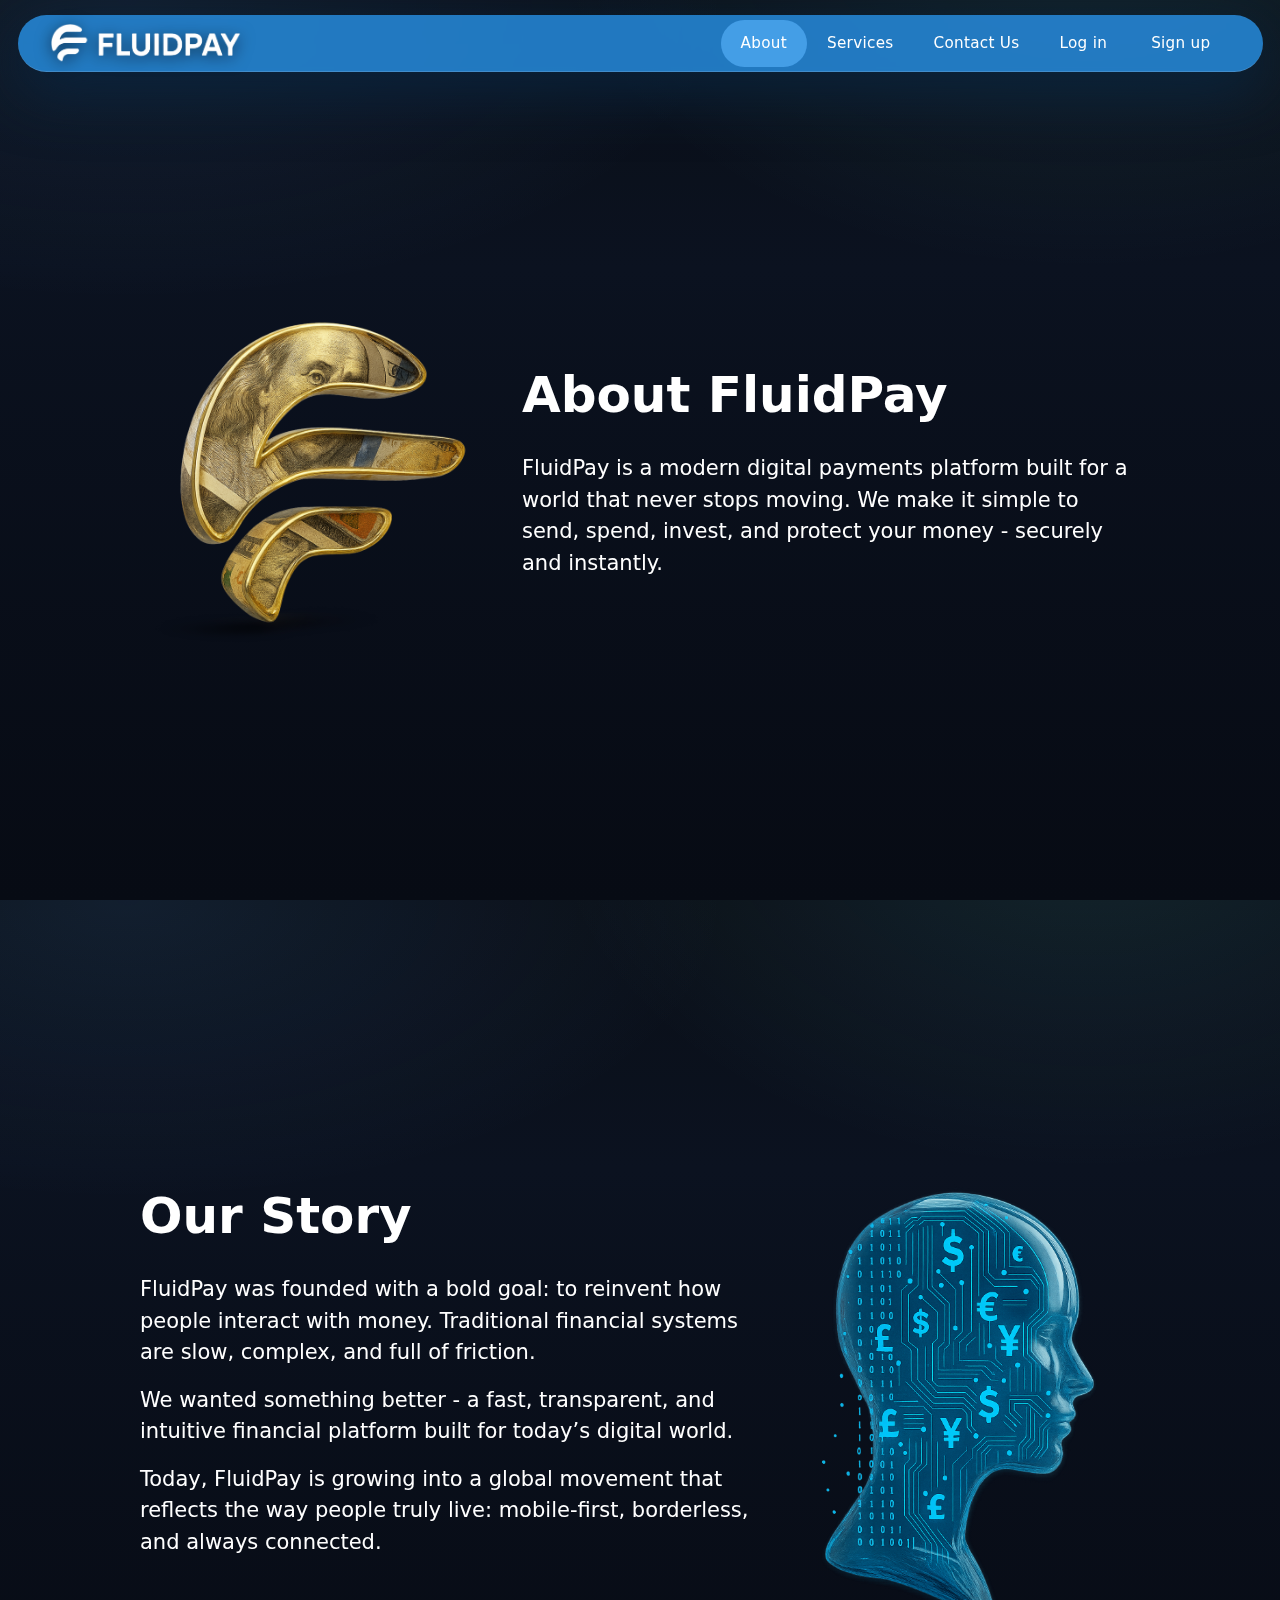
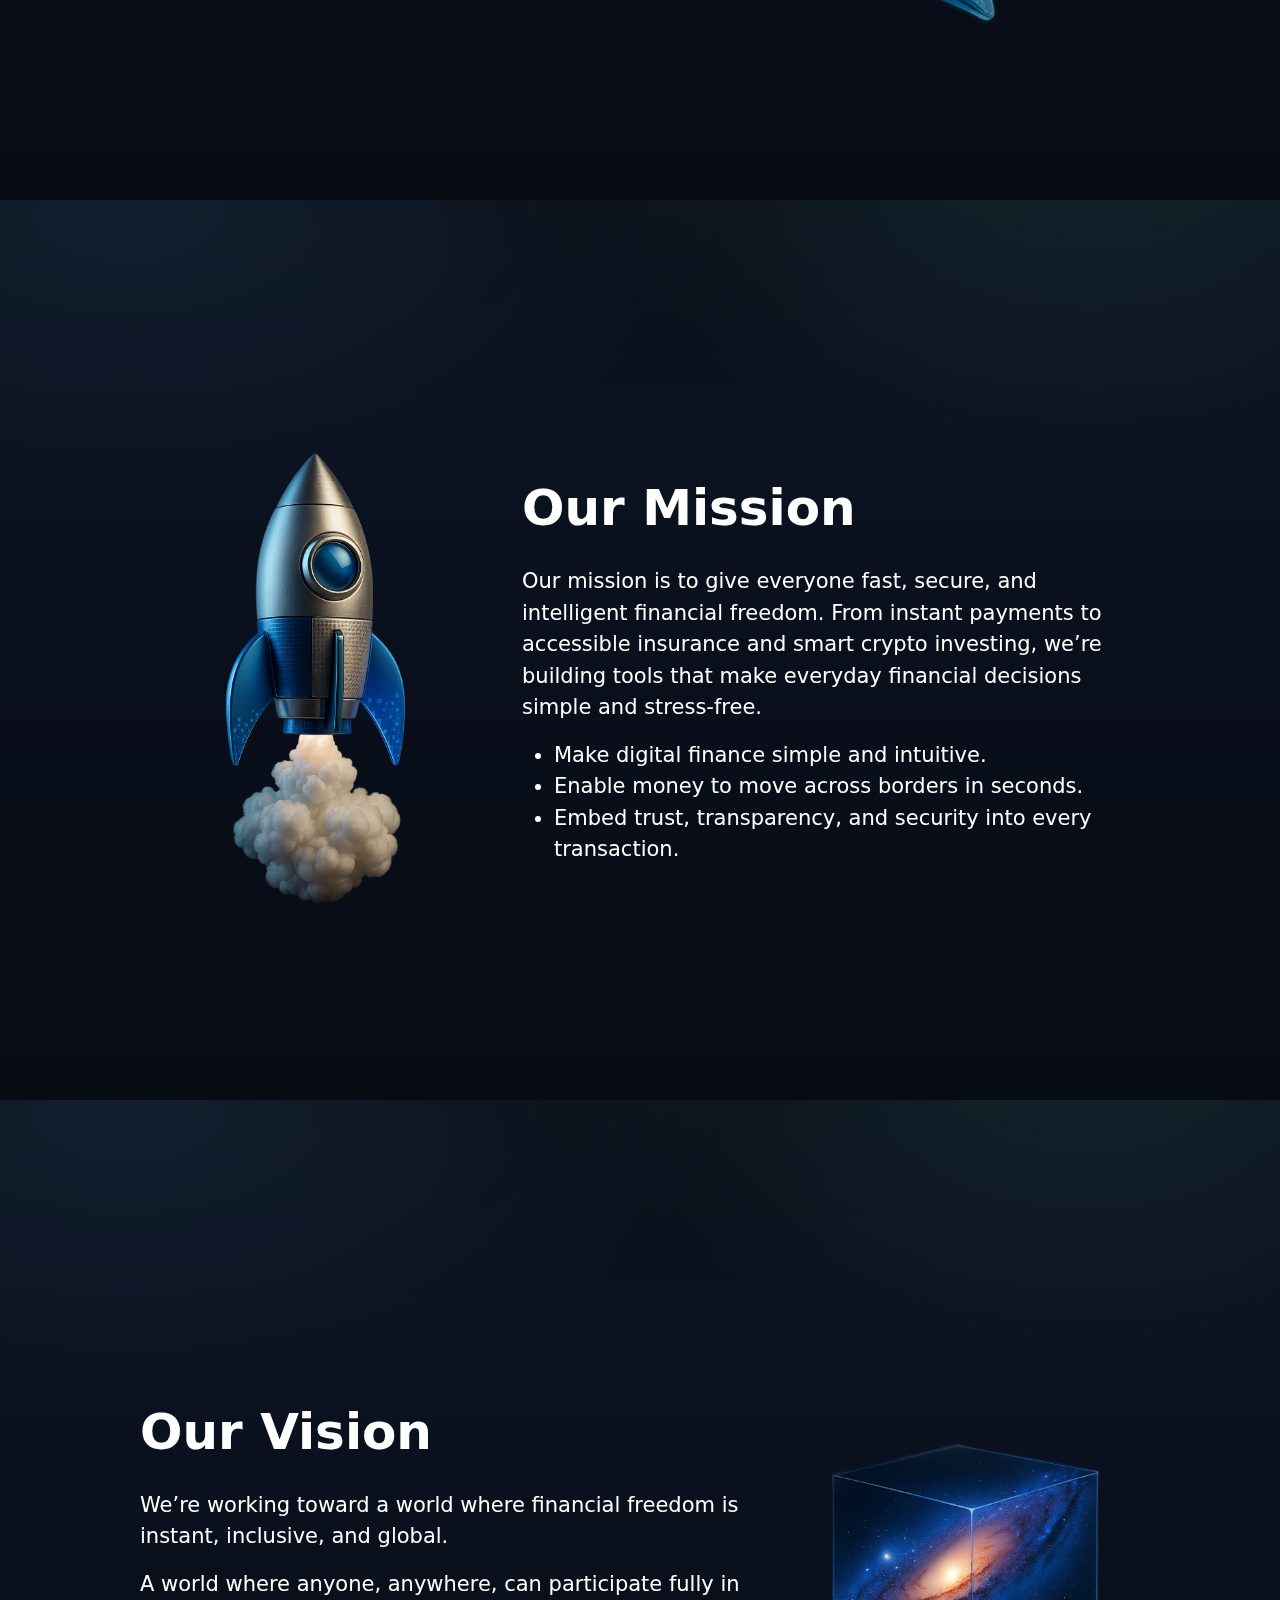
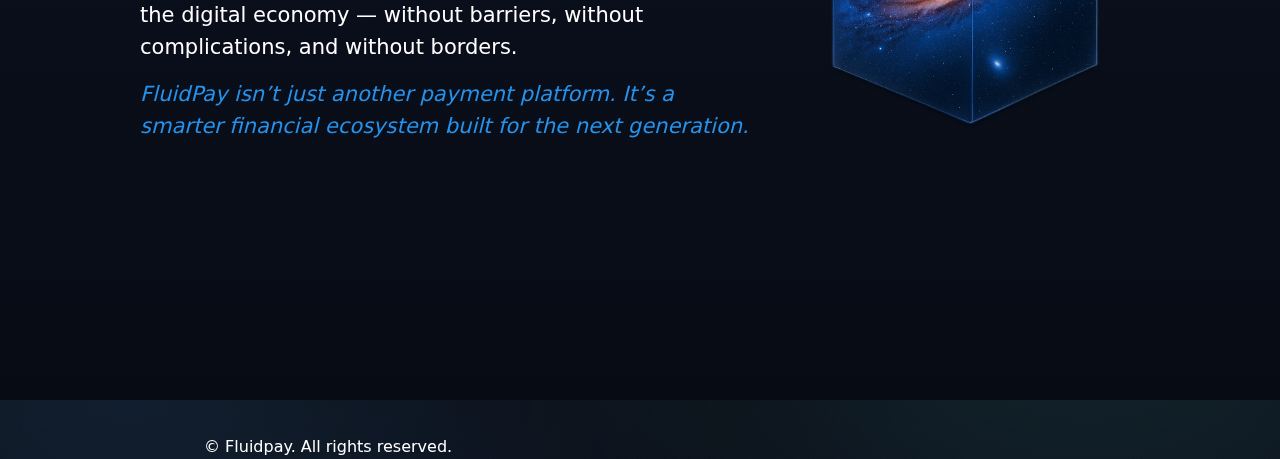
<file: about.html>
<!DOCTYPE HTML>
<head>
    <meta charset="UTF-8">
    <meta name="viewport" content="width=device-width, initial-scale=1.0">

  <!-- Bootstrap CSS (for navbar styles) -->
<link href="https://cdn.jsdelivr.net/npm/bootstrap@5.3.3/dist/css/bootstrap.min.css" rel="stylesheet">

  <link rel="stylesheet" href="css/style-about.css">

<title>About | FluidPay</title>
<link rel="icon" type="image/png" href="assets/images/Fluidpaytrim.png"> <!--image for tab icon-->
  </head>
<body>

 <nav class="navbar navbar-expand-lg fixed-top" role="navigation" aria-label="Primary">
    <div class="container-fluid">
      <!--Brand link, currently no link provided, just a placeholder-->
      <a class="navbar-brand d-flex align-items-center" href="index.html">
        <img class="brand-logo" src="assets/images/Fluidwhite.png" alt="Fluidpay Logo">
      </a>
      <!--hamburger button for mobile screens-->
      <button class="navbar-toggler" type="button" data-bs-toggle="collapse" data-bs-target="#mainNav"
              aria-controls="mainNav" aria-expanded="false" aria-label="Toggle navigation"
              style="border-color:#fff;">
      </button>

      <!--collapsible navigation container-->
      <div class="collapse navbar-collapse justify-content-end" id="mainNav">
        <ul class="navbar-nav mb-2 mb-lg-0 align-items-lg-center">
            <li class="nav-item"><a class="nav-link active" href="about.html">About</a></li>
            <li class="nav-item"><a class="nav-link" href="services.html">Services</a></li>
            <li class="nav-item"><a class="nav-link" href="contact.html">Contact Us</a></li>
            <li class="nav-item"><a class="nav-link" href="login.html">Log in</a></li>
            <li class="nav-item ms-lg-1">
                <a class="nav-link" href="signup.html">Sign up</a>
            </li>
        </ul>
      </div>
    </div>
  </nav>
  
  <!-- HERO -->
  <main class="hero" id="home">
    <section class="aboutsec">
        <div class="about-section about">
            <img class="aboutimg" src="assets/images/aboutimg.png" alt="Fluidpay Logo">
            <div class="about-text">
                <h2>About FluidPay</h2>
                <p>
                    FluidPay is a modern digital payments platform built for a world that never stops moving.
                    We make it simple to send, spend, invest, and protect your money - securely and instantly.
                </p>
            </div>
        </div>
    </section>
    <section  class="aboutsec">
        <div class="about-section story">
            <div class="about-text">
                <h2>Our Story</h2>
                <p>
                    FluidPay was founded with a bold goal: to reinvent how people interact with money. Traditional financial systems are slow, complex, and full of friction. 
                </p>
                <p>
                    We wanted something better - a fast, transparent, and intuitive financial platform built for today’s digital world.
                </p>
                <p>
                    Today, FluidPay is growing into a global movement that reflects the way people truly live: mobile-first, borderless, and always connected.
                </p>
            </div>
                <img class="aboutimg" src="assets/images/story1.png" alt="Numerical head">
        </div>
    </section>
    <section  class="aboutsec">
        <div class="about-section mission">
            <img class="aboutimg" src="assets/images/rocket.png" alt="Ascending rocket">
            <div class="about-text">
                <h2>Our Mission</h2>
                <p>
                    Our mission is to give everyone fast, secure, and intelligent financial freedom. 
                    From instant payments to accessible insurance and smart crypto investing, we’re building tools that make everyday financial decisions simple and stress-free.
                </p> 
                <ul>
                    <li class="abtlist">Make digital finance simple and intuitive.</li>
                    <li class="abtlist">Enable money to move across borders in seconds.</li>
                    <li class="abtlist">Embed trust, transparency, and security into every transaction.</li>
                </ul>
            </div>
        </div>
    </section>
    <section  class="aboutsec">
        <div class="about-section vision">
            <div class="about-text">
                <h2>Our Vision</h2>
                <p>
                    We’re working toward a world where financial freedom is instant, inclusive, and global.
                </p>
                <p>
                    A world where anyone, anywhere, can participate fully in the digital economy — without barriers, without complications, and without borders.
                </p>
                <p>
                    <span class="ital">FluidPay isn’t just another payment platform. It’s a smarter financial ecosystem built for the next generation.</span>
                </p>
            </div>
            <img class="aboutimg" src="assets/images/vision1.png" alt="Galaxy in a cube">
        </div>
    </section>
  </main>

  <!-- FOOTER -->
  <footer class="footer">
    <div class="container">
      <div>© <span id="y"></span> Fluidpay. All rights reserved.</div>
    </div>
  </footer>
  <script src="https://cdn.jsdelivr.net/npm/bootstrap@5.3.3/dist/js/bootstrap.bundle.min.js"></script>
</body>

</html>
</file>
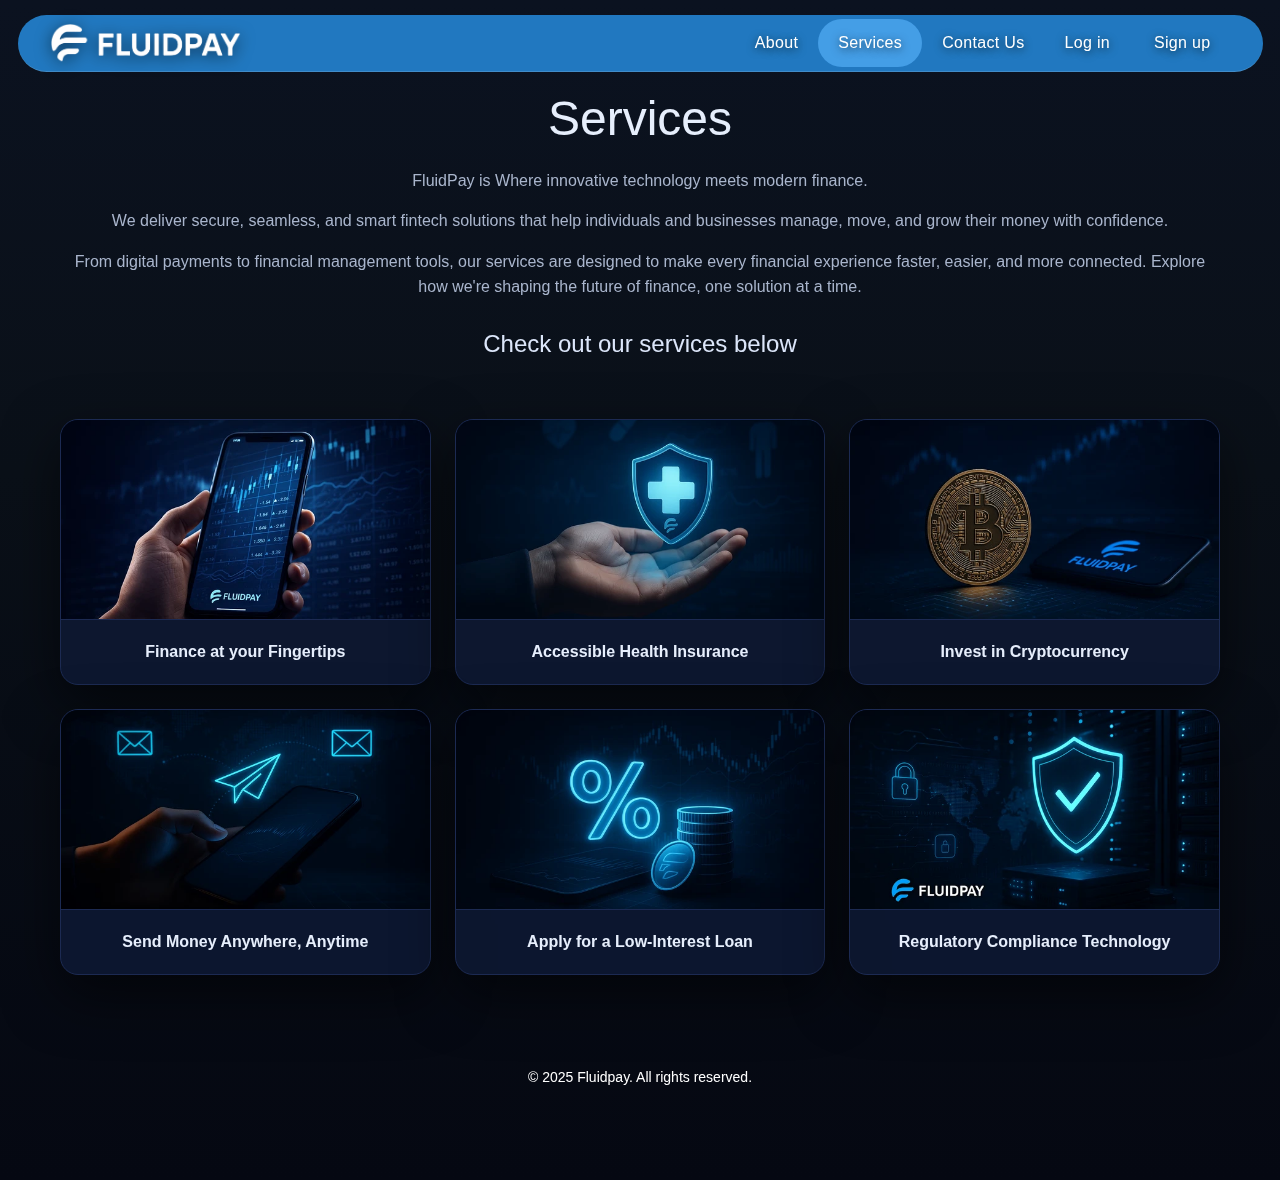
<file: services.html>
<!--Services Page, David Kenny-Vaughan-->


<!--Defining the details within the document head, linking to Bootstrap,  language and specifying the character set used-->

<!DOCTYPE HTML>
<html lang="en">
	<head>
		<meta charset="UTF-8">
		<meta name="description" content="Explore FluidPay's full suite of services - instant transfers, global reach, AI-driven fraud protection, multi-currency support, and business payment solutions.">
		<meta name="keywords" content="FluidPay services, payment solutions, instant transfers, cross-border payments, AI fraud detection, fintech services, digital wallet, business payments">
		<meta name="viewport" content="width=device-width, initial-scale=1.0">
		<meta property="og:title" content="FluidPay Services - Instant & Secure Payment Solutions">
		<meta property="og:description" content="Discover FluidPay's secure, fast and global payment services designed for individuals and businesses.">
		<meta property="og:image" content="https://fluidpaypro.github.io/fluidpay/assets/images/Fluidwhite.png">
		<meta property="og:url" content="https://fluidpaypro.github.io/fluidpay/services.html">
		<meta property="og:type" content="website">
		<script type="application/ld+json">
		{
		"@context": "https://schema.org",
		"@type": "Service",
		"provider": {
		"@type": "Organization",
		"name": "FluidPay",
		"url": "https://fluidpaypro.github.io/fluidpay/"
		},
		"serviceType": "Digital Payment Services",
		"description": "FluidPay provides instant, secure global payments, AI fraud protection, and multi-currency support."
		}
		</script>
		<meta name="viewport" content="width=device-width, initial-scale=1.0">
		<link href="https://cdn.jsdelivr.net/npm/bootstrap@5.3.3/dist/css/bootstrap.min.css" rel="stylesheet">
		<!--linking css pages for both navbar and services page-->
		<link rel="stylesheet" href="css/style-services.css">
		<link rel="stylesheet" href="css/style-navbar.css">
		<!--creating a page title to be displayed-->
		<title>FluidPay Services | Instant, Secure & Global Payment Solutions</title>
		<!--image for tab icon-->
		<link rel="icon" type="image/png" href="assets/images/Fluidpaytrim.png">

	</head>

	<body>
	<!--inserting replicated navbar for flow across pages-->
		<nav class="navbar navbar-expand-lg fixed-top" aria-label="Primary">
				<div class="container-fluid">
					<a class="navbar-brand d-flex align-items-center" href="index.html">
						<img class="brand-logo" src="assets/images/Fluidwhite.png" alt="Fluidpay Logo">
					</a>
				  <button class="navbar-toggler" type="button" data-bs-toggle="collapse" data-bs-target="#mainNav"
						  aria-controls="mainNav" aria-expanded="false" aria-label="Toggle navigation"
						  style="border-color:#fff;">
				  </button>

					<div class="collapse navbar-collapse justify-content-end" id="mainNav">
						<ul class="navbar-nav mb-2 mb-lg-0 align-items-lg-center">
							<li class="nav-item"><a class="nav-link" href="about.html">About</a></li>
							<li class="nav-item"><a class="nav-link active" aria-current="page" href="services.html">Services</a></li>
							<li class="nav-item"><a class="nav-link" href="contact.html">Contact Us</a></li>
							<li class="nav-item"><a class="nav-link" href="login.html">Log in</a></li>
							<li class="nav-item ms-lg-1">
								<a class="nav-link" href="signup.html">Sign up</a>
							</li>
						</ul>
					</div>
				</div>
			</nav>
			<!--creating a container to display the purpose of the page-->
			<div class="container container1">
			<!--inserting content using H1, H3 and p text tags-->
				<h1>Services</h1>
				<p>FluidPay is Where innovative technology meets modern finance.</p>
				<p>We deliver secure, seamless, and smart fintech solutions that help individuals and businesses manage,
				move, and grow their money with confidence.</p>
				<p>From digital payments to financial management tools,
				our services are designed to make every financial experience faster, easier, and more connected.
				Explore how we're shaping the future of finance, one solution at a time.</p>
				<h3>Check out our services below</h3>
			</div>
			<!--creating a container with rows using bootstrap for responsive design https://www.w3schools.com/bootstrap5/bootstrap_grid_basic.php-->
			<div class="container">
				<div class="row g-4">
					<div class="col-12 col-md-6 col-lg-4">
					<!-- inserting cards into separate columns within the grid, adding images and alt text in case images don't loadand for inclusive design https://www.w3schools.com/bootstrap5/bootstrap_cards.php
					Cards are maintained in a grid system-->
						<div class="card">

							<img class="card-img-top" src="assets/images/dfingertips.webp" alt="Finance at your Fingertips">
							<div class="card-body">
								<p class="card-text">Finance at your Fingertips</p>
							</div>
						</div>
					</div>

					<div class="col-12 col-md-6 col-lg-4">
						<div class="card">
							<img class="card-img-top" src="assets/images/dHealth.webp" alt="Accessible Health Insurance">
							<div class="card-body">
								<p class="card-text">Accessible Health Insurance</p>
							</div>
						</div>
					</div>

					<div class="col-12 col-md-6 col-lg-4">
						<div class="card">
							<img class="card-img-top" src="assets/images/dcrypto.webp" alt="Invest in Cryptocurrency">
							<div class="card-body">
								<p class="card-text">Invest in Cryptocurrency</p>
							</div>
						</div>
					</div>

					<div class="col-12 col-md-6 col-lg-4">
						<div class="card">
							<img class="card-img-top" src="assets/images/dsend.webp" alt="Send Money Anywhere">
							<div class="card-body">
								<p class="card-text">Send Money Anywhere, Anytime</p>
							</div>
						</div>
					</div>

					<div class="col-12 col-md-6 col-lg-4">
						<div class="card">
							<img class="card-img-top" src="assets/images/dloan.webp" alt="Low-Interest Loan">
							<div class="card-body">
								<p class="card-text">Apply for a Low-Interest Loan</p>
							</div>
						</div>
					</div>

					<div class="col-12 col-md-6 col-lg-4">
						<div class="card">
							<img class="card-img-top" src="assets/images/dregulation.webp" alt="Regulatory Compliance">
							<div class="card-body">
								<p class="card-text">Regulatory Compliance Technology</p>
							</div>
						</div>
					</div>
				</div>
			</div>
			<!--footer creation and insertion-->

			<footer class="footer">
				<div class="container">
					<div>© 2025 Fluidpay. All rights reserved.</div>
				</div>
			</footer>


			<script src="https://cdn.jsdelivr.net/npm/bootstrap@5.3.3/dist/js/bootstrap.bundle.min.js"></script>
</body>
</html>
</file>
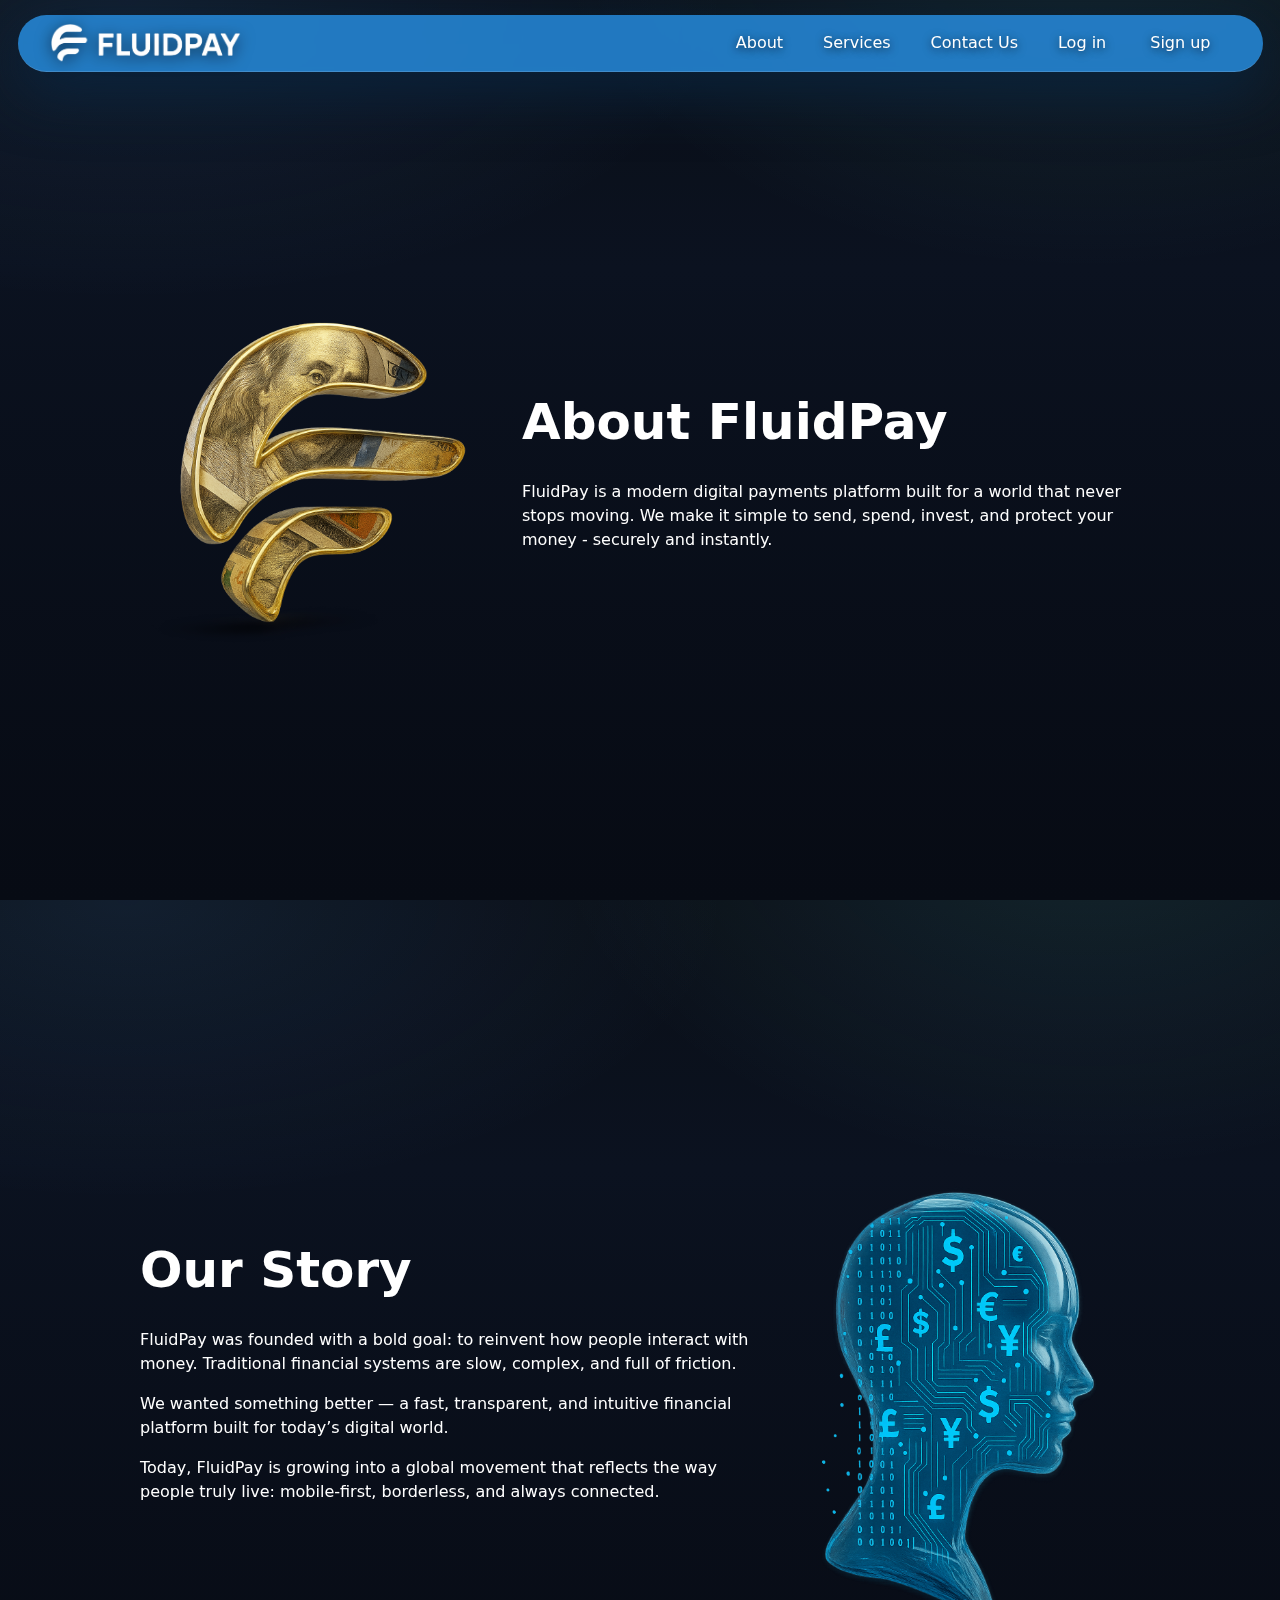
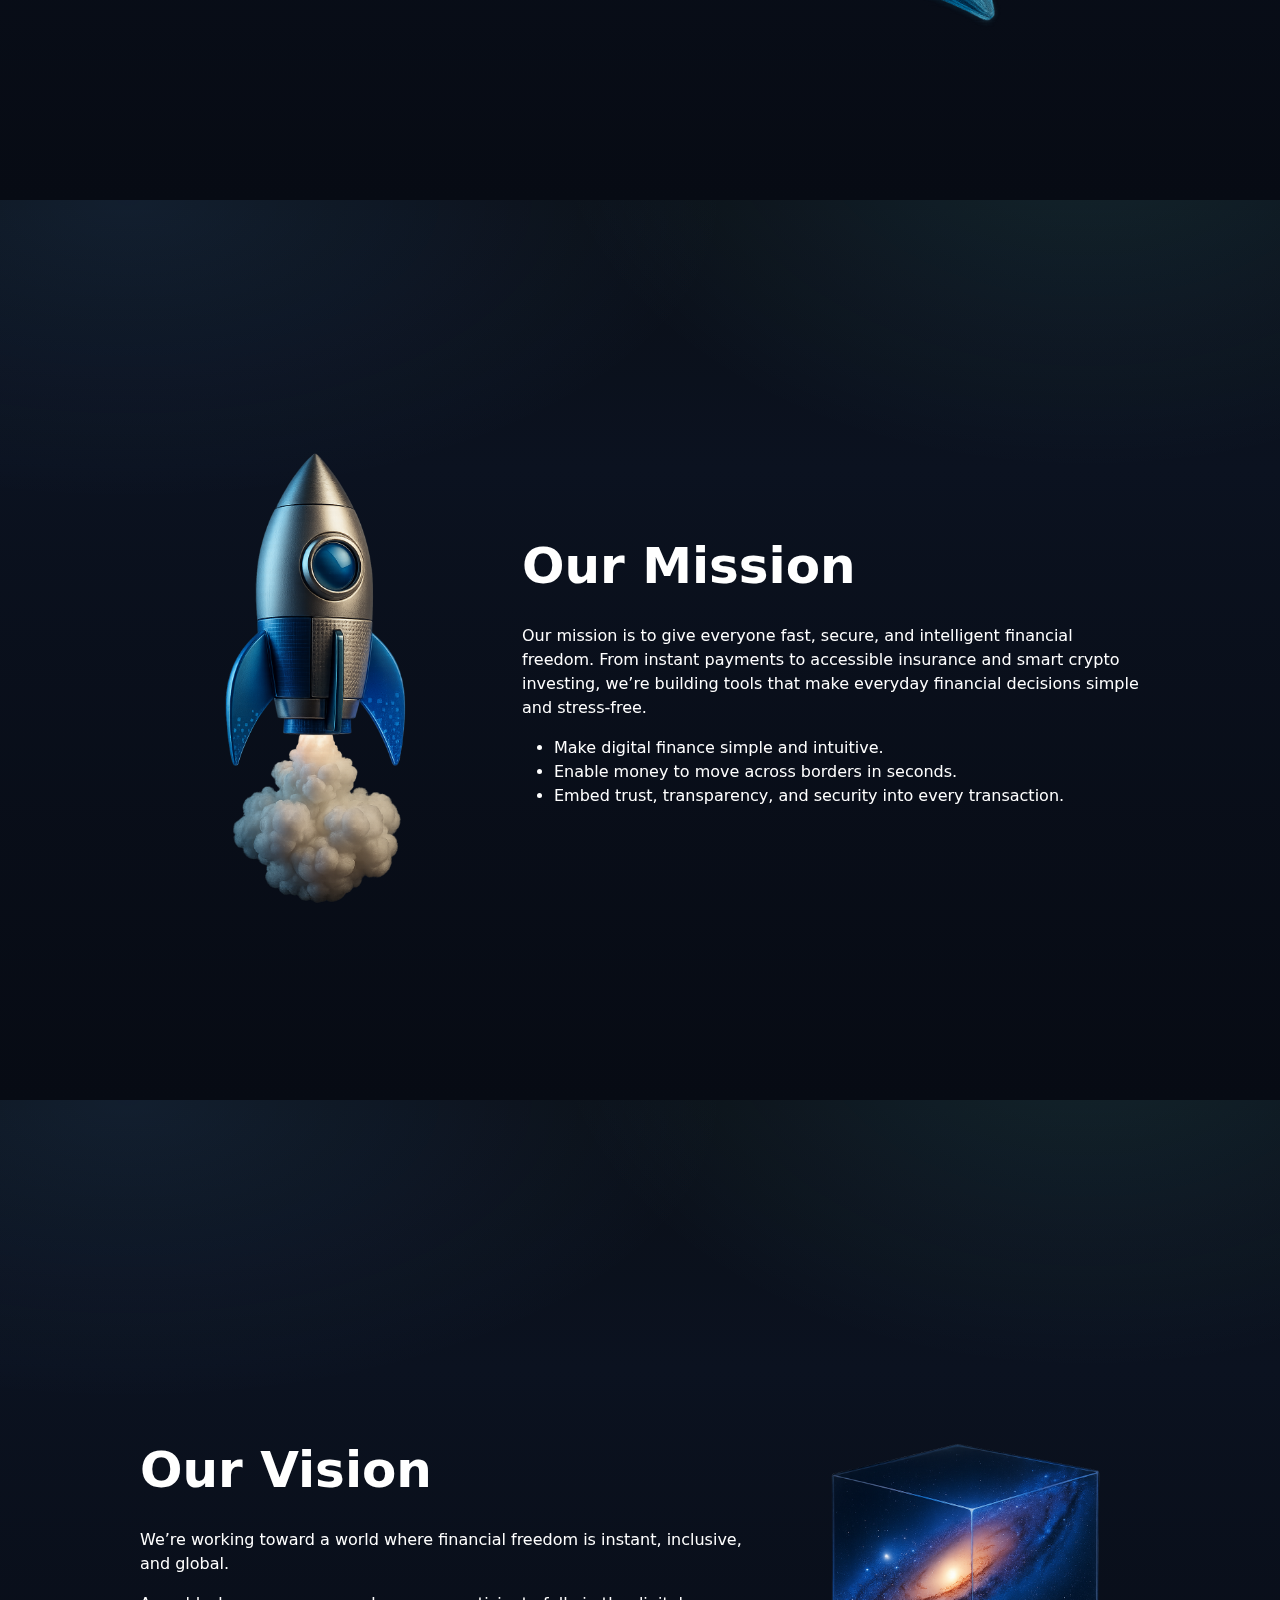
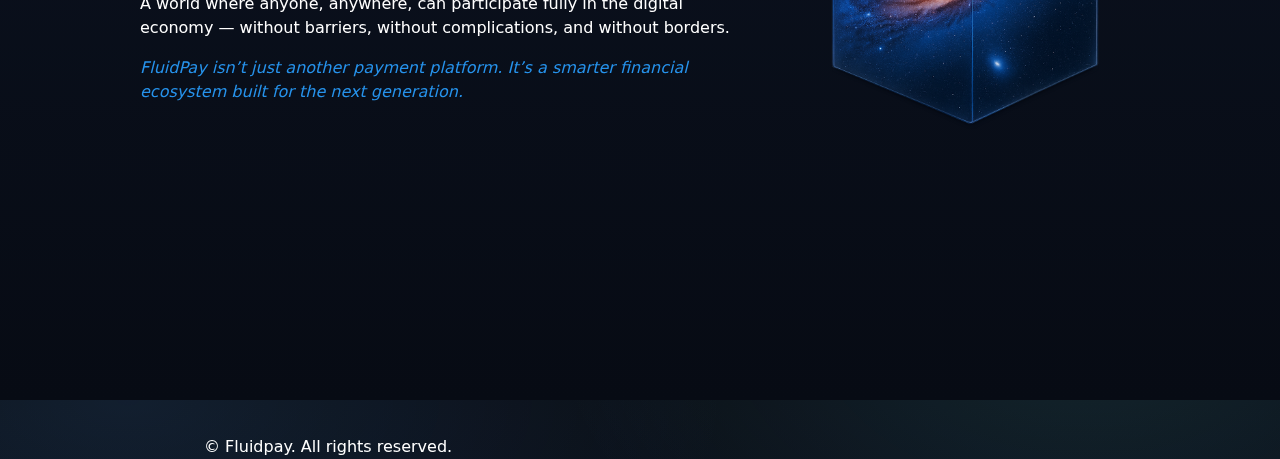
<file: about/about.html>
<!DOCTYPE HTML>
<head>
    <meta charset="UTF-8">
    <meta name="viewport" content="width=device-width, initial-scale=1.0">

  <!-- Bootstrap CSS (for navbar styles) -->
<link href="https://cdn.jsdelivr.net/npm/bootstrap@5.3.3/dist/css/bootstrap.min.css" rel="stylesheet">

  <link rel="stylesheet" href="style.css">

<title>Services | FluidPay</title>
<link rel="icon" type="image/png" href="../assets/Fluidpaytrim.png"> <!--image for tab icon-->
  </head>
<body>

 <nav class="navbar navbar-expand-lg fixed-top" role="navigation" aria-label="Primary">
    <div class="container-fluid">
      <!--Brand link, currently no link provided, just a placeholder-->
      <a class="navbar-brand d-flex align-items-center" href="../index.html">
        <img class="brand-logo" src="../assets/Fluidwhite.png" alt="Fluidpay Logo">
      </a>
      <!--hamburger button for mobile screens-->
      <button class="navbar-toggler" type="button" data-bs-toggle="collapse" data-bs-target="#mainNav"
              aria-controls="mainNav" aria-expanded="false" aria-label="Toggle navigation"
              style="border-color:#fff;">
      </button>

      <!--collapsible navigation container-->
      <div class="collapse navbar-collapse justify-content-end" id="mainNav">
        <ul class="navbar-nav mb-2 mb-lg-0 align-items-lg-center">
            <li class="nav-item"><a class="nav-link" href="about.html">About</a></li>
            <li class="nav-item"><a class="nav-link" href="../WDCS Folder/services.html">Services</a></li>
            <li class="nav-item"><a class="nav-link" href="../ContactUs/contact.html">Contact Us</a></li>
            <li class="nav-item"><a class="nav-link" href="#login">Log in</a></li>
            <li class="nav-item ms-lg-1">
                <a class="nav-link" href="#signup">Sign up</a>
            </li>
        </ul>
      </div>
    </div>
  </nav>
  
  <!-- HERO -->
  <main class="hero" id="home">
    <section class="aboutsec">
        <div class="about-section about">
            <img class="aboutimg" src="../assets/aboutimg.png" alt="Fluidpay Logo">
            <div class="about-text">
                <h2>About FluidPay</h2>
                <p>
                    FluidPay is a modern digital payments platform built for a world that never stops moving.
                    We make it simple to send, spend, invest, and protect your money - securely and instantly.
                </p>
            </div>
        </div>
    </section>
    <section  class="aboutsec">
        <div class="about-section story">
            <div class="about-text">
                <h2>Our Story</h2>
                <p>
                    FluidPay was founded with a bold goal: to reinvent how people interact with money. Traditional financial systems are slow, complex, and full of friction. 
                </p>
                <p>
                    We wanted something better — a fast, transparent, and intuitive financial platform built for today’s digital world.
                </p>
                <p>
                    Today, FluidPay is growing into a global movement that reflects the way people truly live: mobile-first, borderless, and always connected.
                </p>
            </div>
                <img class="aboutimg" src="../assets/story1.png" alt="Numerical head">
        </div>
    </section>
    <section  class="aboutsec">
        <div class="about-section mission">
            <img class="aboutimg" src="../assets/rocket.png" alt="Ascending rocket">
            <div class="about-text">
                <h2>Our Mission</h2>
                <p>
                    Our mission is to give everyone fast, secure, and intelligent financial freedom. 
                    From instant payments to accessible insurance and smart crypto investing, we’re building tools that make everyday financial decisions simple and stress-free.
                </p> 
                <ul>
                    <li>Make digital finance simple and intuitive.</li>
                    <li>Enable money to move across borders in seconds.</li>
                    <li>Embed trust, transparency, and security into every transaction.</li>
                </ul>
            </div>
        </div>
    </section>
    <section  class="aboutsec">
        <div class="about-section vision">
            <div class="about-text">
                <h2>Our Vision</h2>
                <p>
                    We’re working toward a world where financial freedom is instant, inclusive, and global.
                </p>
                <p>
                    A world where anyone, anywhere, can participate fully in the digital economy — without barriers, without complications, and without borders.
                </p>
                <p>
                    <span class="ital">FluidPay isn’t just another payment platform. It’s a smarter financial ecosystem built for the next generation.</span>
                </p>
            </div>
            <img class="aboutimg" src="../assets/vision1.png" alt="Galaxy in a cube">
        </div>
    </section>
  </main>

  <!-- FOOTER -->
  <footer class="footer">
    <div class="container">
      <div>© <span id="y"></span> Fluidpay. All rights reserved.</div>
    </div>
  </footer>
  <script src="https://cdn.jsdelivr.net/npm/bootstrap@5.3.3/dist/js/bootstrap.bundle.min.js"></script>
</body>

</html>
</file>
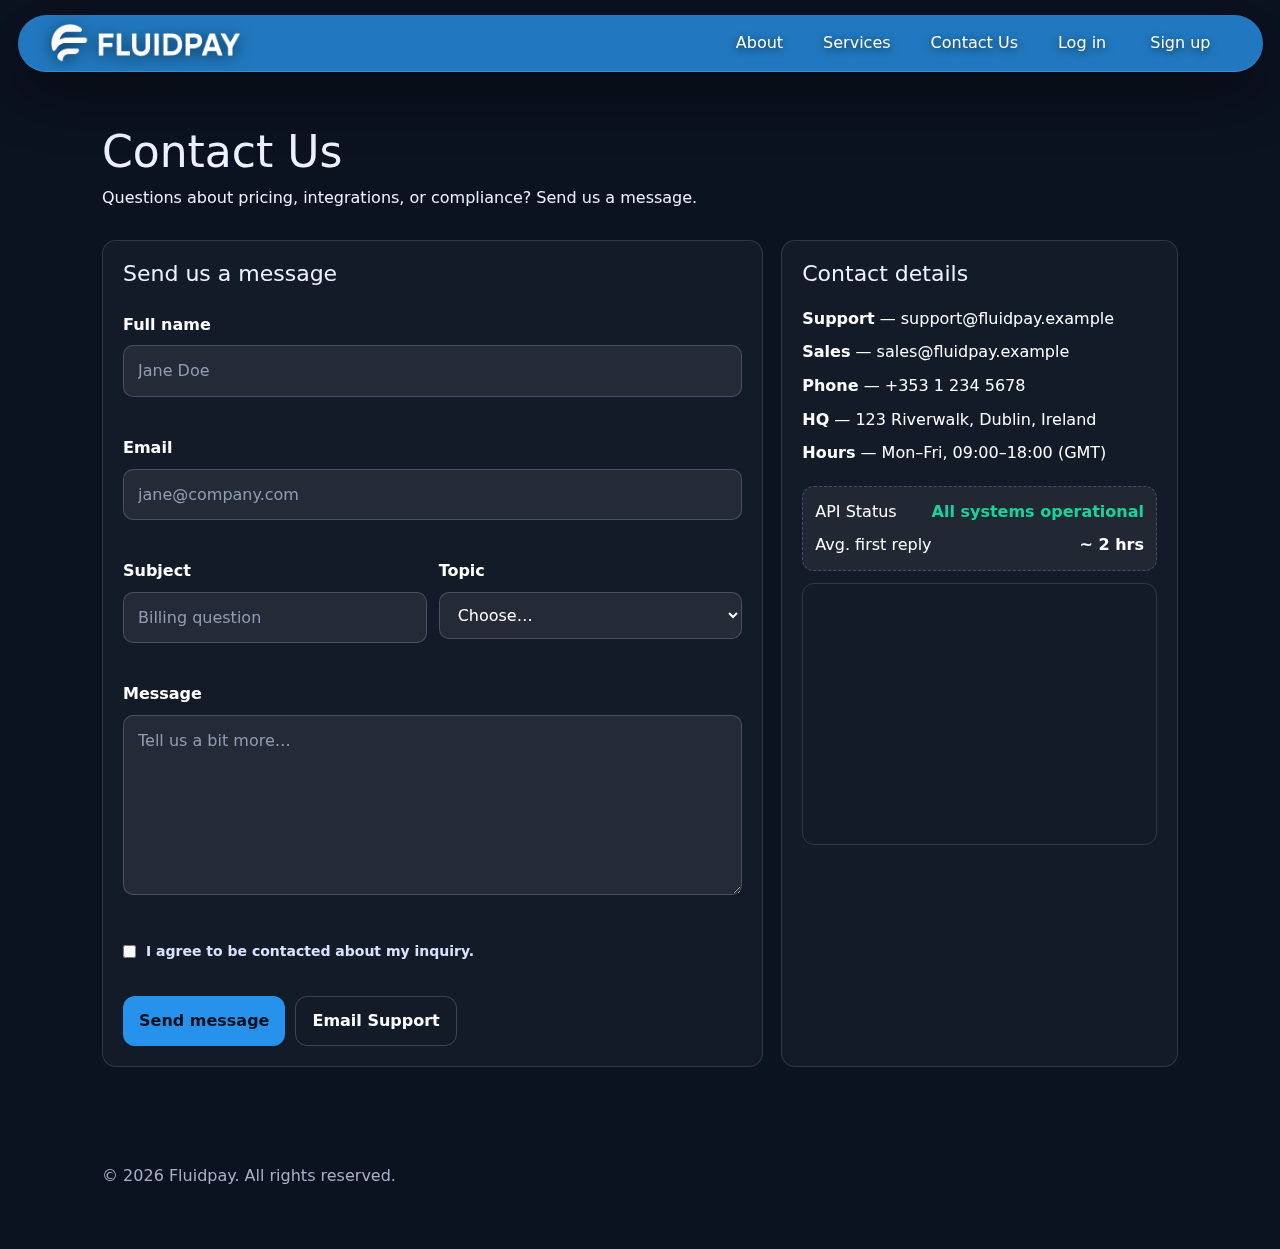
<file: ContactUs/contact.html>
<!doctype html>
<html lang="en">
<head>
  <meta charset="utf-8" />
  <meta name="viewport" content="width=device-width, initial-scale=1" />
  <title>Fluidpay — Contact Us</title>
  <meta name="description" content="Get in touch with Fluidpay — support, sales, partnerships." />

   <link
  href="https://cdn.jsdelivr.net/npm/bootstrap@5.3.3/dist/css/bootstrap.min.css"
  rel="stylesheet">
	<link rel="stylesheet" href="style.css" />
  
</head>
<body>

  <!-- NAVBAR -->
  <nav class="navbar navbar-expand-lg fixed-top navbar-dark" role="navigation" aria-label="Primary">
  <div class="container-fluid">
    <!-- Brand -->
    <a class="navbar-brand d-flex align-items-center" href="../index.html">
      <img class="brand-logo" src="Fluidwhite.png" alt="Fluidpay Logo">
    </a>

    <!-- Mobile hamburger -->
    <button class="navbar-toggler" type="button"
            data-bs-toggle="collapse" data-bs-target="#mainNav"
            aria-controls="mainNav" aria-expanded="false" aria-label="Toggle navigation"
            style="border-color:#fff;">
      <span class="navbar-toggler-icon"></span>
    </button>

    <!-- Collapsible links -->
    <div class="collapse navbar-collapse justify-content-end" id="mainNav">
      <ul class="navbar-nav mb-2 mb-lg-0 align-items-lg-center">
        <li class="nav-item"><a class="nav-link" href="about.html">About</a></li>
        <li class="nav-item"><a class="nav-link" href="../WDCS Folder/services.html">Services</a></li>
        <li class="nav-item"><a class="nav-link active" aria-current="page" href="contact.html">Contact Us</a></li>
        <li class="nav-item"><a class="nav-link" href="login.html">Log in</a></li>
        <li class="nav-item ms-lg-1"><a class="nav-link" href="signup.html">Sign up</a></li>
      </ul>
    </div>
  </div>
</nav>


  <!-- PAGE HERO -->
  <header class="page-hero">
    <div class="container">
      <h1>Contact Us</h1>
      <p>Questions about pricing, integrations, or compliance? Send us a message.</p>
    </div>
  </header>

  <!-- MAIN -->
  <main class="container contact-grid">
    <!-- Form -->
    <section class="card">
      <h2 class="h3">Send us a message</h2>
      <form id="contactForm" novalidate>
        <div class="field">
          <label for="name">Full name</label>
          <input id="name" name="name" type="text" placeholder="Jane Doe" required minlength="2" />
          <small class="error" data-for="name"></small>
        </div>

        <div class="field">
          <label for="email">Email</label>
          <input id="email" name="email" type="email" placeholder="jane@company.com" required />
          <small class="error" data-for="email"></small>
        </div>

        <div class="field two">
          <div>
            <label for="subject">Subject</label>
            <input id="subject" name="subject" type="text" placeholder="Billing question" required minlength="3" />
            <small class="error" data-for="subject"></small>
          </div>
          <div>
            <label for="topic">Topic</label>
            <select id="topic" name="topic" required>
              <option value="">Choose…</option>
              <option>Support</option>
              <option>Sales</option>
              <option>Partnerships</option>
              <option>Compliance</option>
            </select>
            <small class="error" data-for="topic"></small>
          </div>
        </div>

        <div class="field">
          <label for="message">Message</label>
          <textarea id="message" name="message" rows="6" placeholder="Tell us a bit more…" required minlength="10"></textarea>
          <small class="error" data-for="message"></small>
        </div>

        <label class="consent">
          <input id="consent" name="consent" type="checkbox" required />
          <span>I agree to be contacted about my inquiry.</span>
        </label>
        <small class="error" data-for="consent"></small>

        <div class="actions">
          <button type="submit" class="btn primary">Send message</button>
          <a class="btn ghost" href="mailto:support@fluidpay.example">Email Support</a>
        </div>

        <p class="form-success" role="status" aria-live="polite" hidden>
          Thanks! Your message has been sent. We’ll get back to you shortly.
        </p>
      </form>
    </section>

    <!-- Details -->
    <aside class="card">
      <h2 class="h3">Contact details</h2>
      <ul class="list">
        <li><strong>Support</strong> — support@fluidpay.example</li>
        <li><strong>Sales</strong> — sales@fluidpay.example</li>
        <li><strong>Phone</strong> — +353 1 234 5678</li>
        <li><strong>HQ</strong> — 123 Riverwalk, Dublin, Ireland</li>
        <li><strong>Hours</strong> — Mon–Fri, 09:00–18:00 (GMT)</li>
      </ul>

      <div class="note">
        <div><span>API Status</span><strong class="ok">All systems operational</strong></div>
        <div><span>Avg. first reply</span><strong>~ 2 hrs</strong></div>
      </div>

      <div class="map">
        <iframe title="Fluidpay HQ"
          src="https://maps.google.com/maps?q=dublin&t=&z=12&ie=UTF8&iwloc=&output=embed"
          loading="lazy"></iframe>
      </div>
    </aside>
  </main>

  <!-- FOOTER -->
  <footer class="footer">
    <div class="container">
      <div>© <span id="y"></span> Fluidpay. All rights reserved.</div>
    </div>
  </footer>

  <script src="https://cdn.jsdelivr.net/npm/bootstrap@5.3.3/dist/js/bootstrap.bundle.min.js"></script>

  <script src="app.js"></script>

</body>
</html>
</file>
<file: css/style-services.css>
* {
    margin: 0;
    padding: 0;
    box-sizing: border-box;
    font-family: "Inter", sans-serif;
}

body {
    background: linear-gradient(180deg, #0b1220 0%, #0a1018 40%, #050812 100%);
    color: #e6eefc;
    min-height: 100vh;
    padding-top: 90px;
}

.navbar {
    position: fixed;
    top: 15px;
    left: 0;
    right: 0;
    padding: 0.2rem 1.25rem;
    background: rgba(38, 146, 235, 0.8) !important;
    box-shadow: 0 18px 60px rgba(10, 37, 64, 0.95);
    backdrop-filter: saturate(20%) blur(2px);
    border-radius: 30px;
    width: calc(100% - 35px);
    margin: 0 auto;
    border-bottom: 1px solid rgba(255, 255, 255, 0.15);
    z-index: 1000;
}

.navbar .navbar-brand {
    color: #fff;
    font-weight: 700;
    letter-spacing: .02em;
    display: flex;
    align-items: center;
}

.navbar .navbar-brand img {
    height: 40px;
    width: auto;
    margin-right: .5rem;
    transition: transform 0.3s ease;
    filter: drop-shadow(0 3px 8px rgba(0, 0, 0, 0.6));
}

.navbar .nav-link {
    color: #ffffff;
    font-weight: 500;
    padding: 0.75rem 1.25rem !important;
    text-shadow: 0 2px 8px rgba(0, 0, 0, 0.7);
    display: inline-block;
    border-radius: 2rem;
    transition: background-color 0.3s ease, color 0.3s ease;
}

.navbar .nav-link:hover,
.navbar .nav-link:focus {
    color: #0a2540;
    background-color: #ffffff;
    text-shadow: none !important;
    box-shadow: 0 0 10px rgba(255, 255, 255, 0.3);
}

.navbar-toggler {
    border-color: #fff;
}

.navbar-toggler-icon {
    filter: invert(1) contrast(200%);
}

.container1 {
    max-width: 900px;
    margin: 30px auto 40px;
    padding: 0 20px;
    text-align: center;
}

.container1 h1 {
    font-size: clamp(28px, 5vw, 48px);
    margin-bottom: 20px;
    color: #e6eefc;
}

.container1 p {
    font-size: clamp(14px, 2vw, 16px);
    line-height: 1.6;
    color: #a9b5cc;
    margin-bottom: 15px;
}

.container1 h3 {
    font-size: clamp(20px, 3vw, 24px);
    margin-top: 30px;
    margin-bottom: 40px;
    color: #dce6fa;
}

.container {
    max-width: 1200px;
    margin: 0 auto 60px;
    padding: 0 20px;
}

.card {
    background: rgba(15, 27, 56, 0.75);
    border: 1px solid #1c2a52;
    border-radius: 18px;
    box-shadow: 0 20px 55px rgba(0, 0, 0, 0.55);
    backdrop-filter: blur(10px);
    overflow: hidden;
    transition: transform 0.3s ease, box-shadow 0.3s ease;
    height: 100%;
}

.card:hover {
    transform: translateY(-5px);
    box-shadow: 0 25px 65px rgba(0, 0, 0, 0.65);
}

.card-img-top {
    width: 100%;
    height: 200px;
    object-fit: cover;
    border-bottom: 1px solid #1c2a52;
    transition: opacity 0.3s ease;
}

.card:hover .card-img-top {
    opacity: 0.8;
}

.card-body {
    background: transparent;
    padding: 20px;
}

.card-text {
    text-align: center;
    color: #e6eefc;
    font-weight: 600;
    font-size: clamp(14px, 2vw, 16px);
    margin: 0;
}

.footer {
    color: white;
    padding: 2rem 0;
    text-align: center;
    font-size: 14px;
}

.navbar .active {
  background: rgba(255,255,255,0.15);
  backdrop-filter: blur(8px);
  padding: 0.4rem 1rem;
  border-radius: 25px;
  color: #ffffff !important;
}

.navbar .nav-link.active:hover {
    color: #0a2975 !important;   /* dark blue hover color */
}

@media (max-width: 991.98px) {
    .navbar .nav-link {
        display: block;
        width: 100%;
        border-radius: 2rem;
        padding: 0.9rem 1.25rem !important;
        text-align: left;
    }

    .navbar .nav-link:hover,
    .navbar .nav-link:focus {
        background-color: #ffffff !important;
        color: #0a2540 !important;
        box-shadow: none;
    }

    .container1 {
        margin-bottom: 30px;
        padding: 0 15px;
    }
}

@media (max-width: 768px) {
    .navbar {
        top: 10px;
        width: calc(100% - 20px);
        padding: 0.3rem 1rem;
    }

    .navbar .navbar-brand img {
        height: 32px;
    }

    .container1 {
        margin-bottom: 30px;
    }

    .card-img-top {
        height: 180px;
    }

    .container {
        margin-bottom: 40px;
    }
}

@media (max-width: 576px) {
    .navbar {
        width: calc(100% - 10px);
        border-radius: 20px;
    }

    .container1 {
        margin-bottom: 20px;
        padding: 0 10px;
    }

    .card-img-top {
        height: 160px;
    }

    .card-body {
        padding: 15px;
    }

    .footer {
        font-size: 13px;
        padding: 1.5rem 1rem;
    }
}
</file>
<file: css/style-navbar.css>
/* --- Navbar overlay --- */
.navbar { 
    position: fixed;
    top: 15px;
    left: 0;
    right: 0;
    padding: 0.2rem 1.25rem;
    background: rgba(38, 146, 235, 0.8) !important;
    box-shadow: var(--shadow);
    backdrop-filter: saturate(20%) blur(2px);
    border-radius: 30px;
    width: calc(100% - 35px);
    margin: 0 auto;
    border-bottom: 1px solid rgba(255, 255, 255, 0.15);
}

/* Keep brand text visible on dark video */
.navbar .navbar-brand {
    color: #fff;
    font-weight: 700;
    letter-spacing: .02em;
    display: flex;
    align-items: center;
}

.navbar .navbar-brand img {
    height: 40px;
    /* reduced from 112px for proportion */
    width: auto;
    margin-right: .5rem;
    transition: transform 0.3s ease;
    filter: drop-shadow(0 3px 8px rgba(0, 0, 0, 0.6));
}

.navbar .nav-link {
    color: #ffffff;
    font-weight: 500;
    padding: 0.75rem 1.25rem !important;
    display: inline-block;
    border-radius: 2rem;
    transition: background-color 0.3s ease, color 0.3s ease;
    font-size: 1rem;
    letter-spacing: 0.02em;
}

.navbar .nav-link:hover,
.navbar .nav-link:focus {
    color: #0a2540;
    background-color: #ffffff;
    text-shadow: none !important;
    box-shadow: 0 0 10px rgba(255, 255, 255, 0.3);
}

.navbar-toggler {
    border-color: #fff;
}

.navbar-toggler-icon {
    filter: invert(1) contrast(200%);
}

.navbar .active {
  background: rgba(255,255,255,0.15);
  backdrop-filter: blur(8px);
  padding: 0.4rem 1rem;
  border-radius: 25px;
  color: #ffffff !important;
}

.navbar .nav-link.active:hover {
    color: #0a2975 !important;   /* dark blue hover color */
}

/* --- Choose video by viewport aspect ratio --- */
/* Landscape / wider viewports -> show horizontal (desktop/laptop) */

@media (max-width: 991.98px) {  /* Bootstrap lg breakpoint */
  .navbar .nav-link {
    display: block; /* to stretch full width */
    width: 100%;  /* to ensure background fills width */
    border-radius: 2rem;
    padding: 0.9rem 1.25rem !important; /* slightly taller for touch devices */
    text-align: left;/* to align text flush left */
  }

  .navbar .nav-link:hover,
  .navbar .nav-link:focus {
    background-color: #ffffff !important;
    color: #0a2540 !important;
    box-shadow: none; /* for cleaner mobile dropdown */
  }

}
</file>
<file: ContactUs/style.css>
/* Base */
* { box-sizing: border-box; }
html, body { height: 100%; }
body {
  margin: 0;
  font-family: system-ui, -apple-system, Segoe UI, Roboto, Arial, sans-serif;
  line-height: 1.6;
  background: #0b1220;
  color: #eef2ff;
  padding-top: 90px;
}
.container { width: 92%; max-width: 1100px; margin: 0 auto; }
a { color: inherit; text-decoration: none; }

/* Navbar done as same as other pages, used same format */

.navbar {
  top: 15px;
  left: 0;
  right: 0;
  padding: 0.2rem 1.25rem;
  background: rgba(38, 146, 235, 0.8) !important; /* translucent blue */
  box-shadow: 0 18px 60px rgba(0, 0, 0, 0.45);
  backdrop-filter: saturate(20%) blur(2px);
  border-radius: 30px;
  width: calc(100% - 35px);  /* equal gaps on both sides */
  margin: 0 auto;
  border-bottom: 1px solid rgba(255, 255, 255, 0.15);
}

/* Brand area (logo sizing) */
.navbar .navbar-brand img {
  height: 40px;
  width: auto;
  margin-right: .5rem;
  transition: transform 0.3s ease;
  filter: drop-shadow(0 3px 8px rgba(0,0,0,0.6));
}

/* Links style */
.navbar .nav-link {
  color: #ffffff;
  font-weight: 500;
  padding: 0.75rem 1.25rem !important;
  text-shadow: 0 2px 8px rgba(0,0,0,0.7);
  display: inline-block;
  border-radius: 2rem;
  transition: background-color 0.3s ease, color 0.3s ease;
}
.navbar .nav-link:hover,
.navbar .nav-link:focus {
  color: #0a2540;
  background-color: #ffffff;
  text-shadow: none !important;
  box-shadow: 0 0 10px rgba(255,255,255,0.3);
}

/* Toggler (hamburger) */
.navbar-toggler { border-color: #fff; }
.navbar-toggler-icon { filter: invert(1) contrast(200%); }

/* Mobile dropdown improvements (<= lg) */
@media (max-width: 991.98px) {
  .navbar .nav-link {
    display: block;
    width: 100%;
    border-radius: 2rem;
    padding: 0.9rem 1.25rem !important;
    text-align: left;
  }
  .navbar .nav-link:hover,
  .navbar .nav-link:focus {
    background-color: #ffffff !important;
    color: #0a2540 !important;
    box-shadow: none;
  }
}

.btn-signup{
  background: #0b1220; color: #ffffff; border-radius: 999px;
  padding: 8px 14px; font-weight: 700;
}
.btn-signup:hover{ filter: brightness(1.08); }

/* Mobile menu */
@media (max-width: 860px){
  .nav-toggle{ display: inline-block; }
  .nav-links{
    display: none; position: absolute; right: 16px; top: 62px;
    flex-direction: column; gap: 8px;
    background: #1a4470; border: 1px solid #275e92; border-radius: 12px;
    padding: 10px; min-width: 170px;
  }
  .nav-links.open{ display: flex; }
  .nav-links .nav-link{ color: #fff; }
  .nav-links .nav-link:hover{ background: rgba(255,255,255,.14); }
  .nav-pill{ padding-right: 10px; }
}

/* ===== PAGE HERO ===== */
.page-hero { padding: 36px 0 10px; background: #0b1220; color: #eef2ff; }
.page-hero h1 { margin: 0 0 6px; font-size: clamp(26px, 4.6vw, 44px); }
.page-hero p { margin: 0; color: #eef2ff; }

/* ===== LAYOUT ===== */
.contact-grid {
  display: grid; grid-template-columns: 1.25fr .75fr; gap: 18px;
  margin: 20px auto 60px;
}
@media (max-width: 960px) { .contact-grid { grid-template-columns: 1fr; } }

/* ===== CARD ===== */
.card {
  background: rgba(255,255,255,.04);
  border: 1px solid rgba(255,255,255,.12);
  border-radius: 14px;
  padding: 20px;
}
.h3 { margin: 0 0 10px; font-size: 22px; color: #eef2ff }

/* ===== FORM ===== */
.field { margin: 14px 0; }
.field.two { display: grid; grid-template-columns: 1fr 1fr; gap: 12px; }
@media (max-width: 620px){ .field.two { grid-template-columns: 1fr; } }

label { display: block; font-weight: 700; margin-bottom: 8px; color: #ffffff; }
input[type="text"], input[type="email"], select, textarea {
  width: 100%; padding: 12px 14px; border-radius: 10px;
  border: 1px solid rgba(255,255,255,.18);
  background: rgba(255,255,255,.07);
  color: #ffffff;
  outline: none;
}
input::placeholder, textarea::placeholder { color: #c7d4eeaa; }
input:focus, select:focus, textarea:focus { box-shadow: 0 0 0 3px rgba(99,179,255,.25); }

/* readable select dropdown on dark bg */
select option { background: #0b1220; color: #ffffff; }

.consent { display: flex; gap: 10px; align-items: center; margin: 2px 0 8px; font-size: 14px; color: #d6e2ff; }
.error { display: block; min-height: 18px; margin-top: 6px; font-size: 12px; color: #ffd1d1; }

.actions { display: flex; gap: 10px; flex-wrap: wrap; margin-top: 8px; }
.btn { display: inline-flex; align-items: center; gap: 10px; padding: 12px 16px; border-radius: 12px; font-weight: 800; }
.btn.primary { background: rgba(38, 146, 235); color: #06101c; border: 0; }
.btn.ghost { border: 1px solid rgba(255,255,255,.18); background: transparent; color: #ffffff; }
.form-success { margin-top: 10px; color: #b7ffcf; font-weight: 700; }

/* ===== DETAILS ===== */
.list {
  list-style: none;
  padding: 0;
  margin: 0 0 12px;
}

.list li {
  margin: 8px 0;
  color: #ffffff;
}

.note {
  display: grid;
  gap: 8px;
  border: 1px dashed rgba(255,255,255,.18);
  border-radius: 12px;
  padding: 12px;
  background: rgba(255,255,255,.06);
}

.note > div {
  display: flex;
}

.note > div span {
  flex: 0 0 auto;
}

.note > div strong {
  margin-left: auto;
  padding-left: 16px;
}

.note span,
.note strong {
  color: #ffffff;
}

/* All systems operational */
.note .ok {
  font-weight: 800;
  color: #18d39c;
}

/* ===== MAP & FOOTER ===== */
.map { margin-top: 12px; border: 1px solid rgba(255,255,255,.12); border-radius: 12px; overflow: hidden; }
.map iframe { display: block; width: 100%; height: 260px; }
.footer { padding: 36px 0 60px; color: #a7b0c5; }
</file>
<file: css/style-about.css>
/* --- Base reset --- */
*,
*::before,
*::after {
    box-sizing: border-box;
}

:root {
  --shadow: 0 18px 60px rgba(10,37,64,0.95);
  /* to create a CSS variable you can reuse for shadows - reference from W3schools https://www.w3schools.com/css/css3_variables.asp */
}

html,
body {
    height: 100%;
}

body {
    margin: 0;
    color: rgba(109, 240, 255, .10);
    overflow-x: hidden;
    background: radial-gradient(900px 600px at 85% -10%, rgba(109, 240, 255, .10), 
        transparent 60%), radial-gradient(1000px 500px at 10% 0%, rgba(90, 167, 255, .10), 
        transparent 60%), 
        linear-gradient(180deg,#0a0f17, #0b1220,  60%, #070b14);
    font-family: Inter, system-ui, Segoe UI, Roboto, Helvetica, Arial, sans-serif;
}

/* --- Background videos --- */

.fp-about-hero {
    
    border-radius: 12px;
    padding: 2rem 2.25rem;
    margin-bottom: 2rem;
}

/* --- Navbar overlay --- */
.navbar { 
    position: fixed;
    top: 15px;
    /* <— creates the hanging effect (adjust 10–20px to taste) */   
    left: 0;
    right: 0;
    padding: 0.2rem 1.25rem;
    /* <— reduces height */
    background: rgba(38, 146, 235, 0.8) !important;
    box-shadow: var(--shadow);
    backdrop-filter: saturate(20%) blur(2px);
    border-radius: 30px;
    /* optional: soft edges add to floating effect */
    width: calc(100% - 35px);
    /* keeps equal gap on both sides */
    margin: 0 auto;
    /* center the bar horizontally */
    border-bottom: 1px solid rgba(255, 255, 255, 0.15);
}

/* Keep brand text visible on dark video */
.navbar .navbar-brand {
    color: #fff;
    font-weight: 700;
    letter-spacing: .02em;
    display: flex;
    align-items: center;
}

.navbar .navbar-brand img {
    height: 40px;
    /* reduced from 112px for proportion */
    width: auto;
    margin-right: .5rem;
    transition: transform 0.3s ease;
    filter: drop-shadow(0 3px 8px rgba(0, 0, 0, 0.6));
}

.navbar .nav-link {
    color: #ffffff;
    /* default color */
    font-weight: 500;
    padding: 0.75rem 1.25rem !important;
    /*text-shadow: 0 2px 8px rgba(0, 0, 0, 0.7); */
    display: inline-block;
    border-radius: 2rem;
    transition: background-color 0.3s ease, color 0.3s ease;
}

.navbar .nav-link:hover,
.navbar .nav-link:focus {
    color: #0a2540 ;
    background-color: #ffffff ;
    text-shadow: none !important; 
    box-shadow: 0 0 10px rgba(255,255,255,0.3);
    /* light blue hover color */
}

.navbar-toggler {
    border-color: #fff;
}

.navbar-toggler-icon {
    filter: invert(1) contrast(200%);
}

/* --- Hero content (centered) --- */
.hero {
    width: 100%;
    min-height: 100vh; /*--- to get the section to whole page*/
    padding-top: 30px;

}

.hero-inner {
    position: absolute;
    top: 50%;
    left: 50%;
    transform: translate(-50%, -50%);
    z-index: 10;
    color: #ffffff;
    padding: 20px;
    width: 80%;
    max-width: 900px;
    text-align: center;
}


.brand-mark {
    display: inline-flex;
    align-items: center;
    gap: .75rem;
    margin-bottom: 1rem;
}

.brand-mark img {
    width: 200px;
    height: 200px;
    object-fit: contain;
    filter: drop-shadow(0 2px 6px rgba(0, 0, 0, .35));
}

.hero h1 {
    font-size: clamp(3rem, 5vw, 8rem);
    font-weight: bold;
    margin: .5rem 0 0.75rem;
    line-height: 1.1;
    text-shadow: 0 10px 24px rgba(0, 0, 0, .4);
}

/* --- Content section after hero --- */
.content {
    padding: 4rem 1.25rem;
    color: white;
    overflow-x: hidden;
    background: rgba(38, 146, 235);
    font-family: Inter, system-ui, Segoe UI, Roboto, Helvetica, Arial, sans-serif;

}

.content .container {
    max-width: 1000px;
    margin: 0 auto;
}
.aboutsec {
    display: flex;
    flex-direction:row;
    min-height:100vh;
}

.about-section {
    display: flex;
    align-items: center;
    gap: 2rem;
    margin: 2rem auto;
    max-width: 1000px;
}

.aboutimg {
    width: 35%;
    height: auto;
    border-radius: 20px;
}

.about-text {
    width: 65%;
    color: #ffffff; 
}

h2{
    font-size: 50px;
    font-weight: bold;
    padding-bottom: 20px;
}

p{
    font-size: 21px;
}

.abtlist{
    font-size: 21px;
}

.ital{
    font-style: italic;
    color:rgba(38, 146, 235)
}

.footer{
    color: white;
    padding-left: 15%;
    padding-top: 5px;
    padding-top: 5px;
}

.navbar .active {
  background: rgba(255,255,255,0.15);
  backdrop-filter: blur(8px);
  padding: 0.4rem 1rem;
  border-radius: 25px;
  color: #ffffff !important;
}

.navbar .nav-link.active:hover {
    color: #0a2975 !important;   /* dark blue hover color */
}

@media (max-width: 991.98px) {  /* Bootstrap lg breakpoint */
  .navbar .nav-link {
    display: block; /* to stretch full width */
    width: 100%;  /* to ensure background fills width */
    border-radius: 2rem;
    padding: 0.9rem 1.25rem !important; /* slightly taller for touch devices */
    text-align: left;/* to align text flush left */
  }

  .navbar .nav-link:hover,
  .navbar .nav-link:focus {
    background-color: #ffffff !important;
    color: #0a2540 !important;
    box-shadow: none; /* for cleaner mobile dropdown */
  }

  .footer{
    padding-left: 5%;
}
}

@media (max-width: 768px) {
    .about-section {
        flex-direction: column;
        text-align: center;
    }

    .aboutimg {
    width: 45%;
    height: auto;
    border-radius: 20px;
    }

    .about-text {
        width: 90%;
    }

    body {
        background: #0B111B !important;
    }

    .hero {
        min-height: auto;
    }

    .aboutsec {
        height: calc(100vh - 70px);
        padding: 70px 16px 10px;
        display: flex;
        align-items: center;
        justify-content: center;
        overflow: hidden;
        border-top: 1px solid rgba(255, 255, 255, 0.5); 
    }

    .aboutsec:first-of-type {
      border-top: none;
    }

    .about-section {
        flex-direction: column;
        justify-content: space-between;
        gap: 8px;
        margin: 0;
    }

    .about-text {
        font-size: 0.9rem;
        margin-bottom: 4px;
        text-align: left;
    }

    .about-text h2 {
        font-size: 1.9rem;
        padding-bottom: 4px;
        text-align: center;
    }

    .about-text p{
        margin-bottom: 0.95rem;
        line-height: 1.3;
        margin-bottom: 4px;
        padding: 8px;
        font-size: 1rem;
    }

/*    .about-text ul{
        margin: 0 0 4px;
        padding-left: 1.1rem;
    }*/

    .aboutimg{
        width: auto;
        max-height: 35vh;
        border-radius: 20px;
        margin-bottom: 6px;
    }

    .about-text ul li{
        font-size: 1.1rem;
        margin-bottom: 2px;
    }

    .footer{
        font-size:0.7rem;
        padding-bottom: 4px;
    }
}

.navbar .nav-link {
  font-size: 0.95rem;
  font-weight: 500;
  letter-spacing: 0.02em;
}
</file>
<file: about/style.css>
/* --- Base reset --- */
*,
*::before,
*::after {
    box-sizing: border-box;
}

:root {
  --shadow: 0 18px 60px rgba(10,37,64,0.95);
}

html,
body {
    height: 100%;
}

body {
    margin: 0;
    color: rgba(109, 240, 255, .10);
    overflow-x: hidden;
    background: radial-gradient(900px 600px at 85% -10%, rgba(109, 240, 255, .10), 
        transparent 60%), radial-gradient(1000px 500px at 10% 0%, rgba(90, 167, 255, .10), 
        transparent 60%), 
        linear-gradient(180deg,#0a0f17, #0b1220,  60%, #070b14);
    font-family: Inter, system-ui, Segoe UI, Roboto, Helvetica, Arial, sans-serif;

}

/* --- Background videos --- */

.fp-about-hero {
    
    border-radius: 12px;
    padding: 2rem 2.25rem;
    margin-bottom: 2rem;
}

/* --- Navbar overlay --- */
.navbar { 
    position: fixed;
    top: 15px;
    /* <— creates the hanging effect (adjust 10–20px to taste) */   
    left: 0;
    right: 0;
    padding: 0.2rem 1.25rem;
    /* <— reduces height */
    background: rgba(38, 146, 235, 0.8) !important;
    box-shadow: var(--shadow);
    backdrop-filter: saturate(20%) blur(2px);
    border-radius: 30px;
    /* optional: soft edges add to floating effect */
    width: calc(100% - 35px);
    /* keeps equal gap on both sides */
    margin: 0 auto;
    /* center the bar horizontally */
    border-bottom: 1px solid rgba(255, 255, 255, 0.15);
}

/* Keep brand text visible on dark video */
.navbar .navbar-brand {
    color: #fff;
    font-weight: 700;
    letter-spacing: .02em;
    display: flex;
    align-items: center;
}

.navbar .navbar-brand img {
    height: 40px;
    /* reduced from 112px for proportion */
    width: auto;
    margin-right: .5rem;
    transition: transform 0.3s ease;
    filter: drop-shadow(0 3px 8px rgba(0, 0, 0, 0.6));
}

.navbar .nav-link {
    color: #ffffff;
    /* default color */
    font-weight: 500;
    padding: 0.75rem 1.25rem !important;
    text-shadow: 0 2px 8px rgba(0, 0, 0, 0.7); 
    display: inline-block;
    border-radius: 2rem;
    transition: background-color 0.3s ease, color 0.3s ease;
}

.navbar .nav-link:hover,
.navbar .nav-link:focus {
    color: #0a2540 ;
    background-color: #ffffff ;
    text-shadow: none !important; 
    box-shadow: 0 0 10px rgba(255,255,255,0.3);
    /* light blue hover color */
}

.navbar-toggler {
    border-color: #fff;
}

.navbar-toggler-icon {
    filter: invert(1) contrast(200%);
}

/* --- Hero content (centered) --- */
.hero {
    width: 100%;
    min-height: 100vh; /*--- to get the section to whole page*/
    padding-top: 30px;

}

.hero-inner {
    position: absolute;
    top: 50%;
    left: 50%;
    transform: translate(-50%, -50%);
    z-index: 10;
    color: #ffffff;
    padding: 20px;
    width: 80%;
    max-width: 900px;
    text-align: center;
}


.brand-mark {
    display: inline-flex;
    align-items: center;
    gap: .75rem;
    margin-bottom: 1rem;
}

.brand-mark img {
    width: 200px;
    height: 200px;
    object-fit: contain;
    filter: drop-shadow(0 2px 6px rgba(0, 0, 0, .35));
}

.hero h1 {
    font-size: clamp(3rem, 5vw, 8rem);
    font-weight: bold;
    margin: .5rem 0 0.75rem;
    line-height: 1.1;
    text-shadow: 0 10px 24px rgba(0, 0, 0, .4);
}

/* --- Content section after hero --- */
.content {
    padding: 4rem 1.25rem;
    color: white;
    overflow-x: hidden;
    background: rgba(38, 146, 235);
    font-family: Inter, system-ui, Segoe UI, Roboto, Helvetica, Arial, sans-serif;

}

.content .container {
    max-width: 1000px;
    margin: 0 auto;
}
.aboutsec {
    display: flex;
    flex-direction:row;
    min-height:100vh;
}

.about-section {
    display: flex;
    align-items: center;
    gap: 2rem;
    margin: 2rem auto;
    max-width: 1000px;
}

.aboutimg {
    width: 35%;
    height: auto;
    border-radius: 20px;
}

.about-text {
    width: 65%;
    color: #ffffff; 
}

h2{
    font-size: 50px;
    font-weight: bold;
    padding-bottom: 20px;
}

.ital{
    font-style: italic;
    color:rgba(38, 146, 235)
}

.footer{
    color: white;
    padding-left: 15%;
    padding-top: 5px;
    padding-top: 5px;
}

@media (max-width: 991.98px) {  /* Bootstrap lg breakpoint */
  .navbar .nav-link {
    display: block; /* to stretch full width */
    width: 100%;  /* to ensure background fills width */
    border-radius: 2rem;
    padding: 0.9rem 1.25rem !important; /* slightly taller for touch devices */
    text-align: left;/* to align text flush left */
  }

  .navbar .nav-link:hover,
  .navbar .nav-link:focus {
    background-color: #ffffff !important;
    color: #0a2540 !important;
    box-shadow: none; /* for cleaner mobile dropdown */
  }

  .footer{
    padding-left: 5%;
}
}

@media (max-width: 768px) {
    .about-section {
        flex-direction: column;
        text-align: center;
    }

    .aboutimg {
    width: 45%;
    height: auto;
    border-radius: 20px;
    }

    .about-text {
        width: 90%;
    }
}

@media (max-width: 600px){
    .hero {
        min-height: auto;
    }

    .aboutsec {
        height: calc(100vh - 70px);
        padding: 70px 16px 10px;
        display: flex;
        align-items: center;
        justify-content: center;
        overflow: hidden;
    }

    .about-section {
        flex-direction: column;
        justify-content: space-between;
        gap: 8px;
        margin: 0;
    }

    .about-text {
        font-size: 0.9rem;
        margin-bottom: 4px;
        text-align: left;
    }

    .about-text h2 {
        font-size: 1.9rem;
        padding-bottom: 4px;
        text-align: center;
    }

    .about-text p{
        margin-bottom: 0.95rem;
        line-height: 1.3;
        margin-bottom: 4px;
        padding: 8px;
    }

    .about-text ul{
        margin: 0 0 4px;
        padding-left: 1.1rem;
    }

    .aboutimg{
        width: auto;
        max-height: 35vh;
        border-radius: 20px;
        margin-bottom: 6px;
    }

    .about-text ul li{
        font-size: 0.9rem;
        margin-bottom: 2px;
    }

    .footer{
        font-size:0.7rem;
        padding-bottom: 4px;
    }
}
</file>
